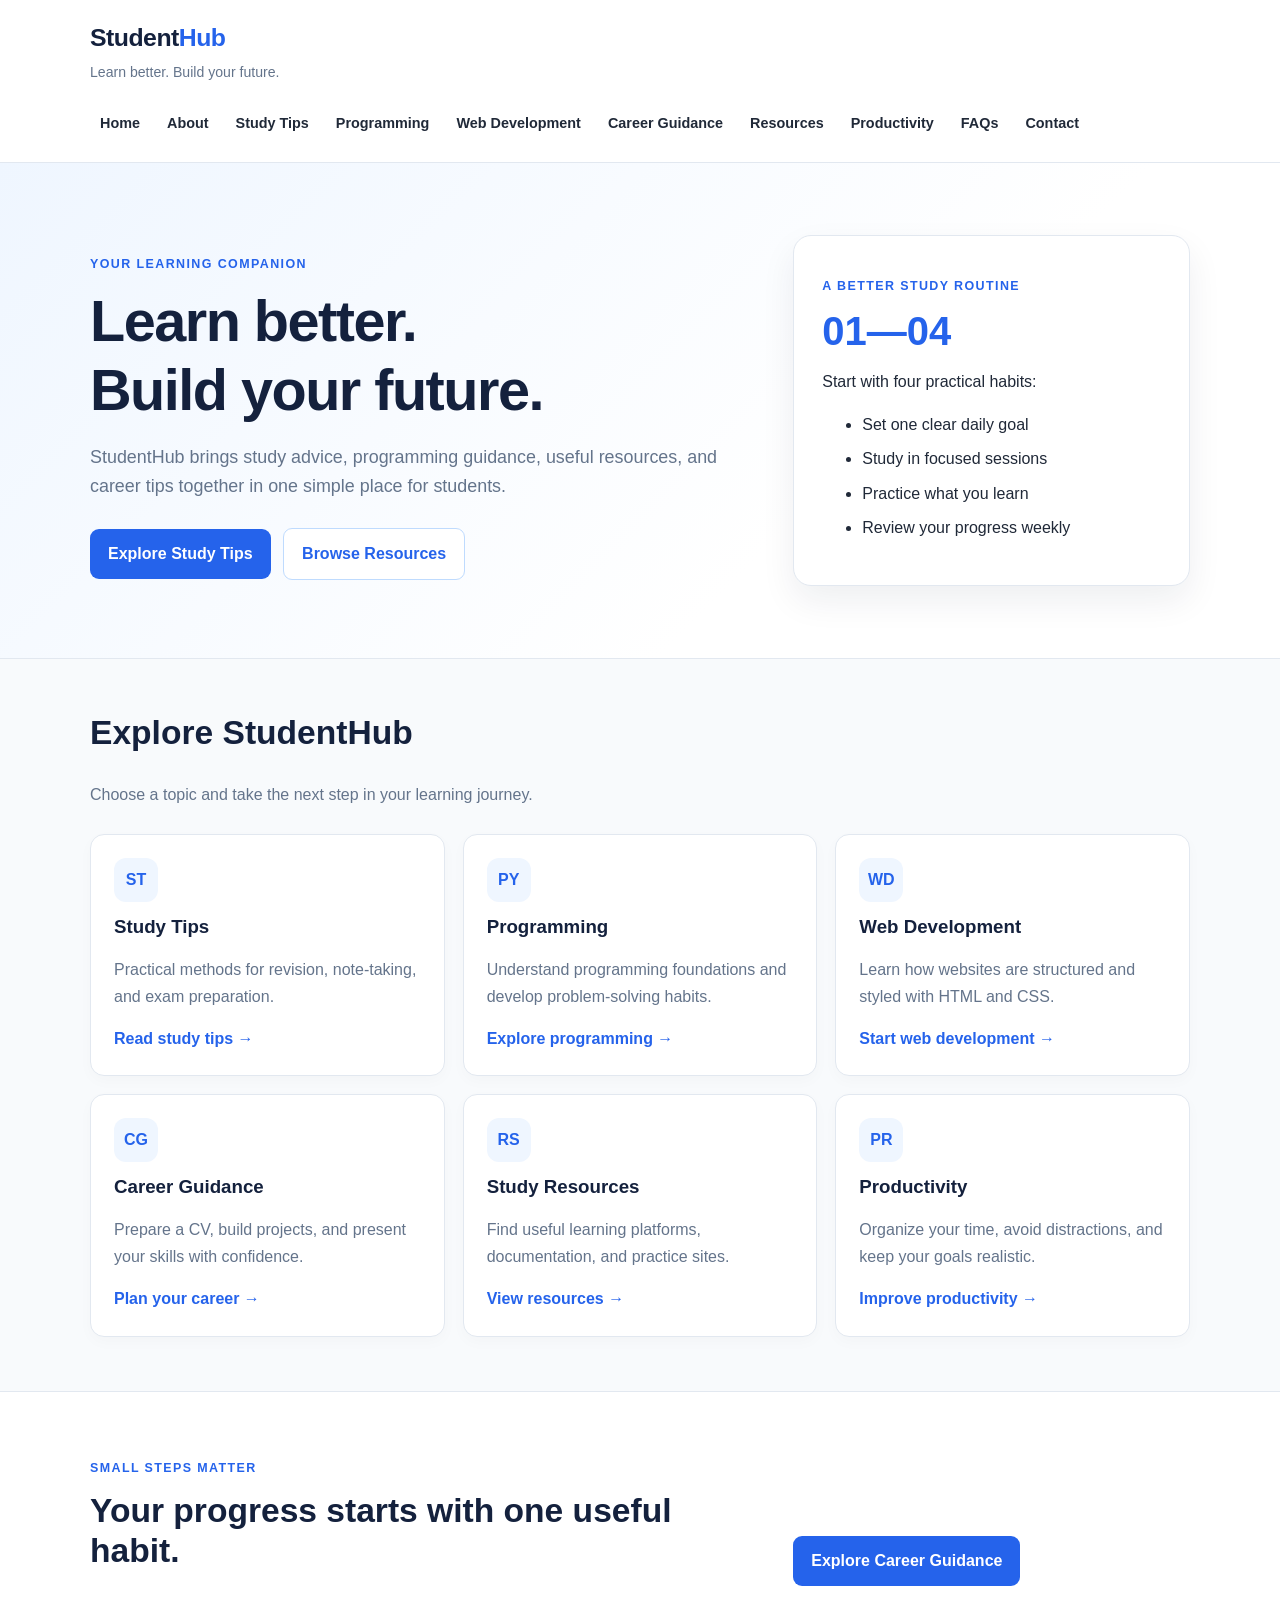
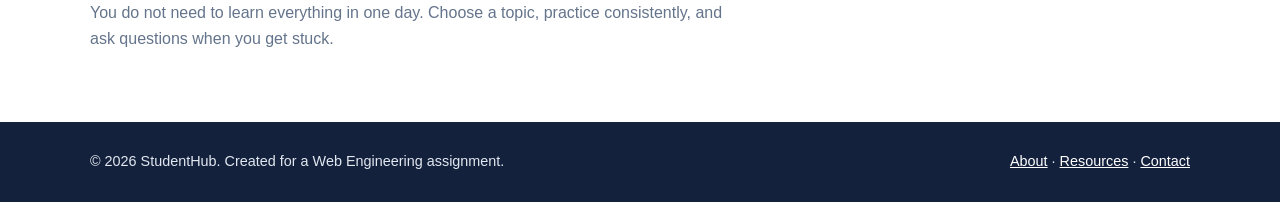
<file: StudentHub/index.html>
<!DOCTYPE html>
<html lang="en">
<head>
  <meta charset="UTF-8">
  <meta name="viewport" content="width=device-width, initial-scale=1.0">
  <meta name="description" content="StudentHub offers study tips, programming guidance, web development introductions, learning resources, and career advice.">
  <title>StudentHub | Learn, Grow, Succeed</title>
  <link rel="stylesheet" href="style.css">
</head>
<body>
  <header class="site-header">
    <div class="container header-inner">
      <div>
        <a class="brand" href="index.html">Student<span>Hub</span></a>
        <p class="tagline">Learn better. Build your future.</p>
      </div>
      <nav aria-label="Main navigation">
      <a href="index.html">Home</a>
      <a href="about.html">About</a>
      <a href="study-tips.html">Study Tips</a>
      <a href="programming.html">Programming</a>
      <a href="web-development.html">Web Development</a>
      <a href="career-guidance.html">Career Guidance</a>
      <a href="resources.html">Resources</a>
      <a href="productivity.html">Productivity</a>
      <a href="faqs.html">FAQs</a>
      <a href="contact.html">Contact</a>
      </nav>
    </div>
  </header>
  <main>

<section class="hero">
  <div class="container hero-grid">
    <div>
      <p class="eyebrow">Your learning companion</p>
      <h1>Learn better.<br>Build your future.</h1>
      <p class="lead">StudentHub brings study advice, programming guidance, useful resources, and career tips together in one simple place for students.</p>
      <a class="button" href="study-tips.html">Explore Study Tips</a>
      <a class="button secondary" href="resources.html">Browse Resources</a>
    </div>
    <aside class="hero-panel">
      <p class="eyebrow">A better study routine</p>
      <div class="big-number">01—04</div>
      <p>Start with four practical habits:</p>
      <ul><li>Set one clear daily goal</li><li>Study in focused sessions</li><li>Practice what you learn</li><li>Review your progress weekly</li></ul>
    </aside>
  </div>
</section>
<section class="section">
  <div class="container">
    <div class="section-heading"><h2>Explore StudentHub</h2><p>Choose a topic and take the next step in your learning journey.</p></div>
    <div class="grid">
      <article class="card"><div class="icon-box">ST</div><h3>Study Tips</h3><p>Practical methods for revision, note-taking, and exam preparation.</p><a class="card-link" href="study-tips.html">Read study tips →</a></article>
      <article class="card"><div class="icon-box">PY</div><h3>Programming</h3><p>Understand programming foundations and develop problem-solving habits.</p><a class="card-link" href="programming.html">Explore programming →</a></article>
      <article class="card"><div class="icon-box">WD</div><h3>Web Development</h3><p>Learn how websites are structured and styled with HTML and CSS.</p><a class="card-link" href="web-development.html">Start web development →</a></article>
      <article class="card"><div class="icon-box">CG</div><h3>Career Guidance</h3><p>Prepare a CV, build projects, and present your skills with confidence.</p><a class="card-link" href="career-guidance.html">Plan your career →</a></article>
      <article class="card"><div class="icon-box">RS</div><h3>Study Resources</h3><p>Find useful learning platforms, documentation, and practice sites.</p><a class="card-link" href="resources.html">View resources →</a></article>
      <article class="card"><div class="icon-box">PR</div><h3>Productivity</h3><p>Organize your time, avoid distractions, and keep your goals realistic.</p><a class="card-link" href="productivity.html">Improve productivity →</a></article>
    </div>
  </div>
</section>
<section class="section" style="background:#fff;border-top:1px solid #e2e8f0">
  <div class="container hero-grid">
    <div><p class="eyebrow">Small steps matter</p><h2>Your progress starts with one useful habit.</h2><p class="muted">You do not need to learn everything in one day. Choose a topic, practice consistently, and ask questions when you get stuck.</p></div>
    <div><a class="button" href="career-guidance.html">Explore Career Guidance</a></div>
  </div>
</section>
  </main>
  <footer class="site-footer">
    <div class="container footer-inner">
      <p>© 2026 StudentHub. Created for a Web Engineering assignment.</p>
      <p><a href="about.html">About</a> · <a href="resources.html">Resources</a> · <a href="contact.html">Contact</a></p>
    </div>
  </footer>
</body>
</html>
</file>
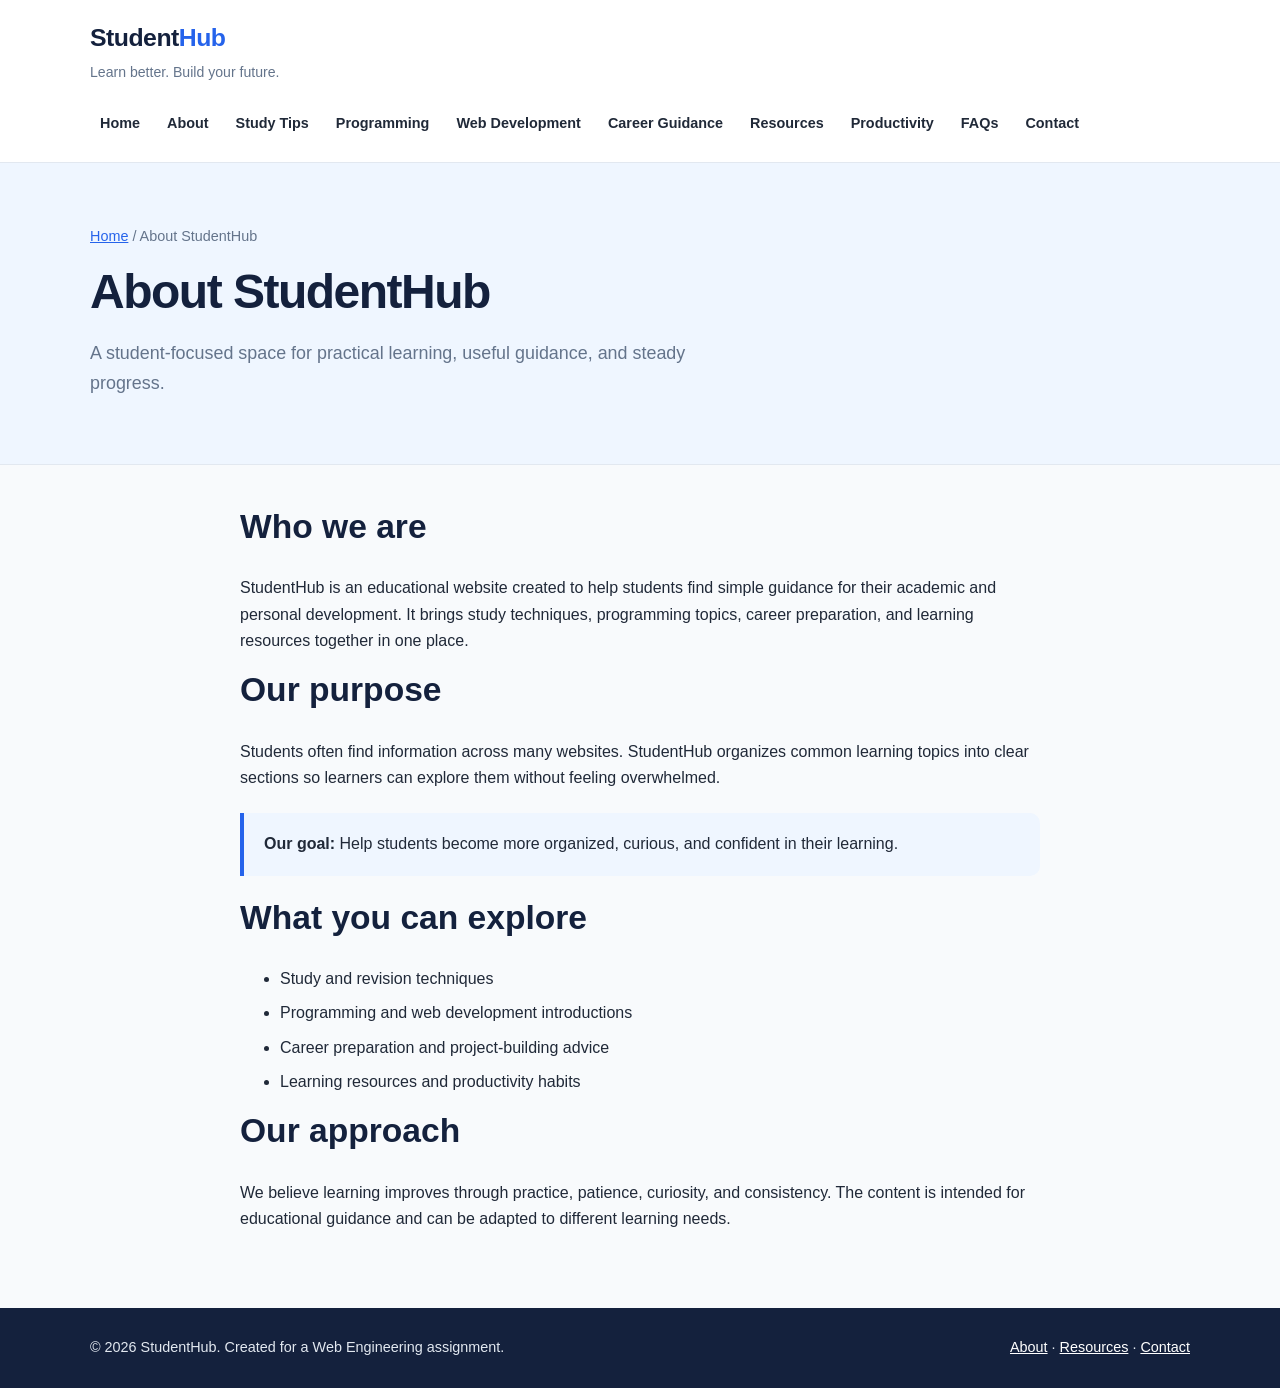
<file: StudentHub/about.html>
<!DOCTYPE html>
<html lang="en">
<head>
  <meta charset="UTF-8">
  <meta name="viewport" content="width=device-width, initial-scale=1.0">
  <meta name="description" content="StudentHub offers study tips, programming guidance, web development introductions, learning resources, and career advice.">
  <title>About | StudentHub</title>
  <link rel="stylesheet" href="style.css">
</head>
<body>
  <header class="site-header">
    <div class="container header-inner">
      <div>
        <a class="brand" href="index.html">Student<span>Hub</span></a>
        <p class="tagline">Learn better. Build your future.</p>
      </div>
      <nav aria-label="Main navigation">
      <a href="index.html">Home</a>
      <a href="about.html">About</a>
      <a href="study-tips.html">Study Tips</a>
      <a href="programming.html">Programming</a>
      <a href="web-development.html">Web Development</a>
      <a href="career-guidance.html">Career Guidance</a>
      <a href="resources.html">Resources</a>
      <a href="productivity.html">Productivity</a>
      <a href="faqs.html">FAQs</a>
      <a href="contact.html">Contact</a>
      </nav>
    </div>
  </header>
  <main>
<section class="page-banner"><div class="container"><p class="breadcrumb"><a href="index.html">Home</a> / About StudentHub</p><h1>About StudentHub</h1><p class="lead">A student-focused space for practical learning, useful guidance, and steady progress.</p></div></section>

<div class="content"><div class="container content-narrow">
<h2>Who we are</h2><p>StudentHub is an educational website created to help students find simple guidance for their academic and personal development. It brings study techniques, programming topics, career preparation, and learning resources together in one place.</p>
<h2>Our purpose</h2><p>Students often find information across many websites. StudentHub organizes common learning topics into clear sections so learners can explore them without feeling overwhelmed.</p>
<div class="callout"><strong>Our goal:</strong> Help students become more organized, curious, and confident in their learning.</div>
<h2>What you can explore</h2><ul><li>Study and revision techniques</li><li>Programming and web development introductions</li><li>Career preparation and project-building advice</li><li>Learning resources and productivity habits</li></ul>
<h2>Our approach</h2><p>We believe learning improves through practice, patience, curiosity, and consistency. The content is intended for educational guidance and can be adapted to different learning needs.</p>
</div></div>
  </main>
  <footer class="site-footer">
    <div class="container footer-inner">
      <p>© 2026 StudentHub. Created for a Web Engineering assignment.</p>
      <p><a href="about.html">About</a> · <a href="resources.html">Resources</a> · <a href="contact.html">Contact</a></p>
    </div>
  </footer>
</body>
</html>
</file>
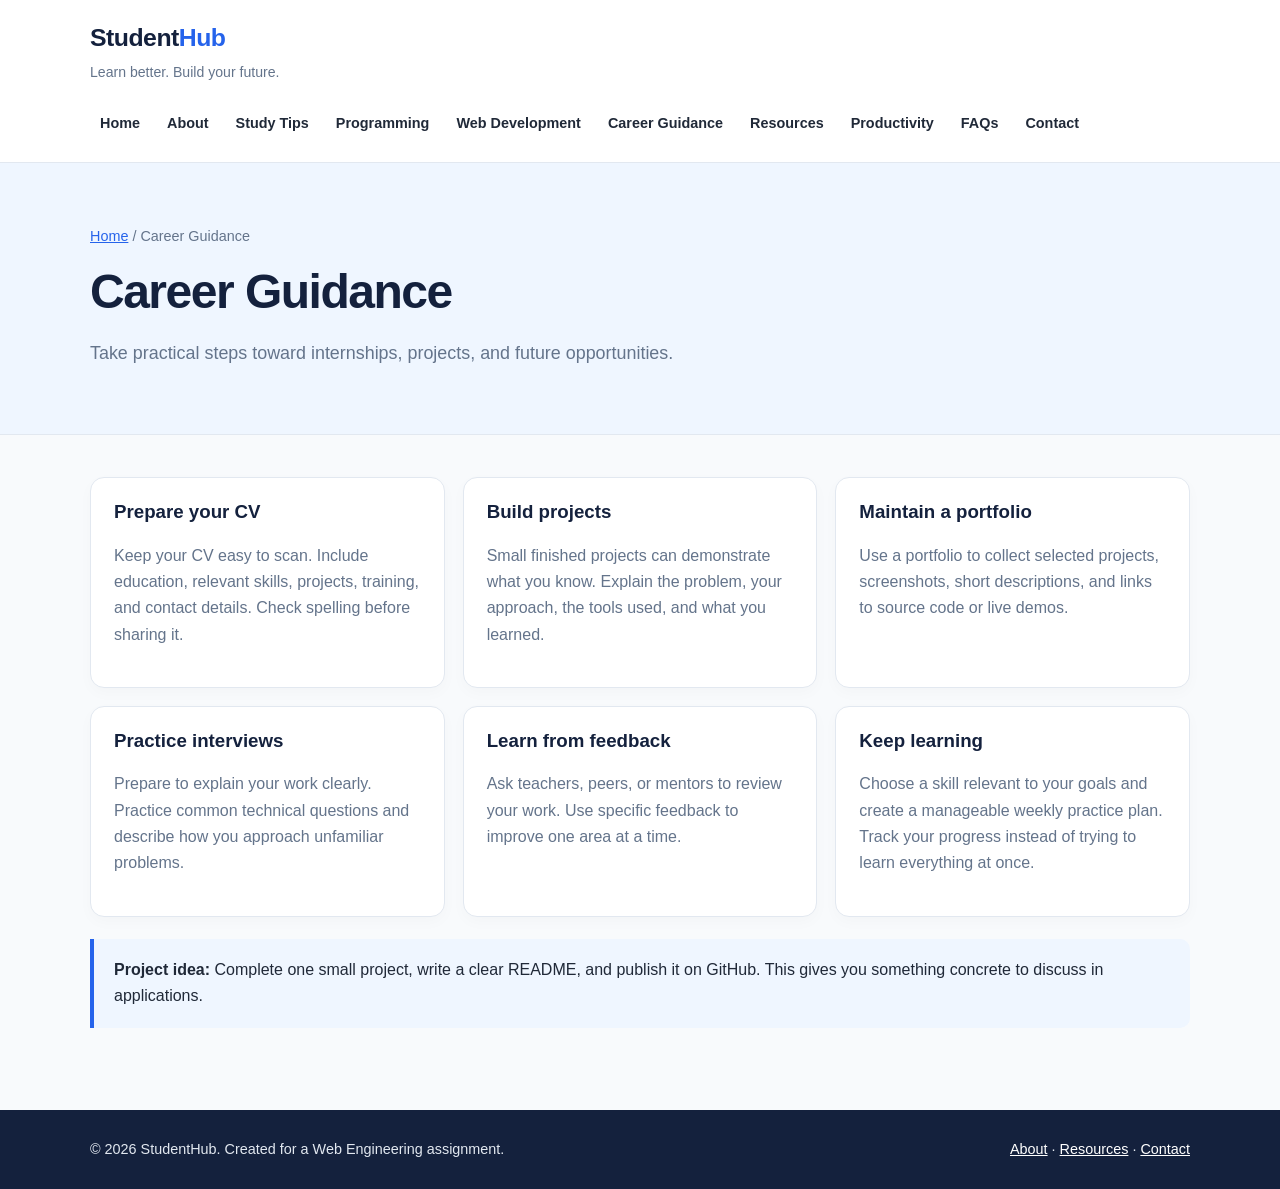
<file: StudentHub/career-guidance.html>
<!DOCTYPE html>
<html lang="en">
<head>
  <meta charset="UTF-8">
  <meta name="viewport" content="width=device-width, initial-scale=1.0">
  <meta name="description" content="StudentHub offers study tips, programming guidance, web development introductions, learning resources, and career advice.">
  <title>Career Guidance | StudentHub</title>
  <link rel="stylesheet" href="style.css">
</head>
<body>
  <header class="site-header">
    <div class="container header-inner">
      <div>
        <a class="brand" href="index.html">Student<span>Hub</span></a>
        <p class="tagline">Learn better. Build your future.</p>
      </div>
      <nav aria-label="Main navigation">
      <a href="index.html">Home</a>
      <a href="about.html">About</a>
      <a href="study-tips.html">Study Tips</a>
      <a href="programming.html">Programming</a>
      <a href="web-development.html">Web Development</a>
      <a href="career-guidance.html">Career Guidance</a>
      <a href="resources.html">Resources</a>
      <a href="productivity.html">Productivity</a>
      <a href="faqs.html">FAQs</a>
      <a href="contact.html">Contact</a>
      </nav>
    </div>
  </header>
  <main>
<section class="page-banner"><div class="container"><p class="breadcrumb"><a href="index.html">Home</a> / Career Guidance</p><h1>Career Guidance</h1><p class="lead">Take practical steps toward internships, projects, and future opportunities.</p></div></section>

<div class="content"><div class="container">
<div class="grid">
<article class="card"><h3>Prepare your CV</h3><p>Keep your CV easy to scan. Include education, relevant skills, projects, training, and contact details. Check spelling before sharing it.</p></article>
<article class="card"><h3>Build projects</h3><p>Small finished projects can demonstrate what you know. Explain the problem, your approach, the tools used, and what you learned.</p></article>
<article class="card"><h3>Maintain a portfolio</h3><p>Use a portfolio to collect selected projects, screenshots, short descriptions, and links to source code or live demos.</p></article>
<article class="card"><h3>Practice interviews</h3><p>Prepare to explain your work clearly. Practice common technical questions and describe how you approach unfamiliar problems.</p></article>
<article class="card"><h3>Learn from feedback</h3><p>Ask teachers, peers, or mentors to review your work. Use specific feedback to improve one area at a time.</p></article>
<article class="card"><h3>Keep learning</h3><p>Choose a skill relevant to your goals and create a manageable weekly practice plan. Track your progress instead of trying to learn everything at once.</p></article>
</div>
<div class="callout"><strong>Project idea:</strong> Complete one small project, write a clear README, and publish it on GitHub. This gives you something concrete to discuss in applications.</div>
</div></div>
  </main>
  <footer class="site-footer">
    <div class="container footer-inner">
      <p>© 2026 StudentHub. Created for a Web Engineering assignment.</p>
      <p><a href="about.html">About</a> · <a href="resources.html">Resources</a> · <a href="contact.html">Contact</a></p>
    </div>
  </footer>
</body>
</html>
</file>
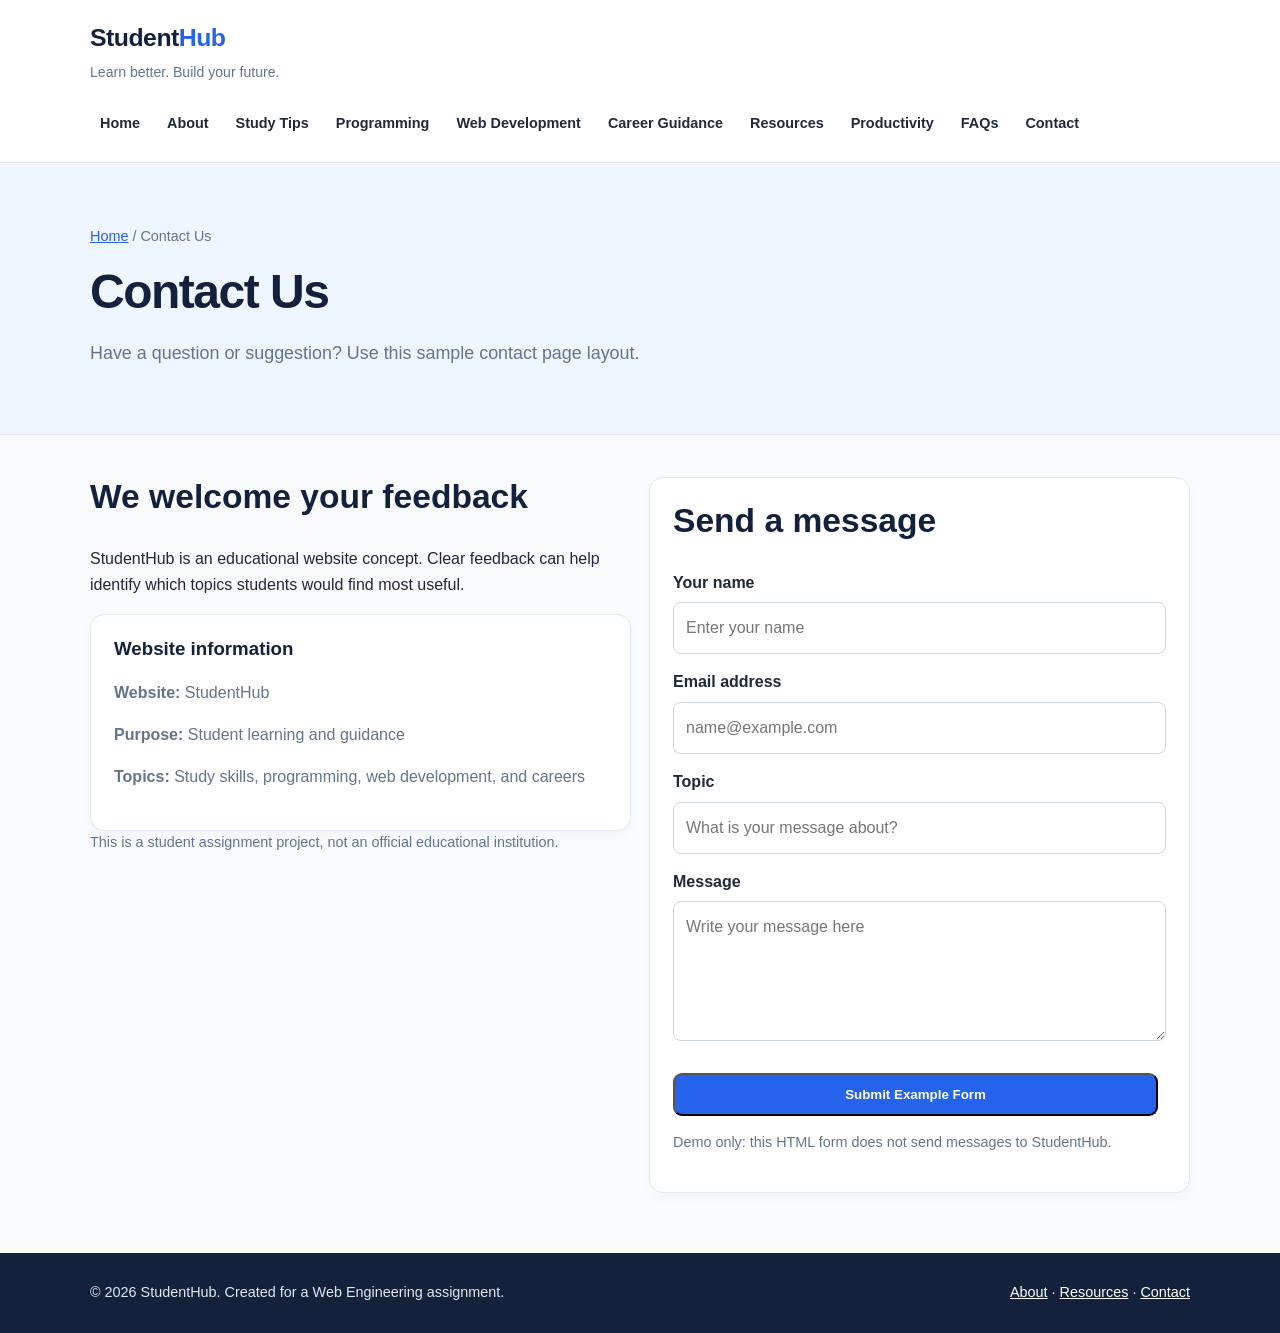
<file: StudentHub/contact.html>
<!DOCTYPE html>
<html lang="en">
<head>
  <meta charset="UTF-8">
  <meta name="viewport" content="width=device-width, initial-scale=1.0">
  <meta name="description" content="StudentHub offers study tips, programming guidance, web development introductions, learning resources, and career advice.">
  <title>Contact | StudentHub</title>
  <link rel="stylesheet" href="style.css">
</head>
<body>
  <header class="site-header">
    <div class="container header-inner">
      <div>
        <a class="brand" href="index.html">Student<span>Hub</span></a>
        <p class="tagline">Learn better. Build your future.</p>
      </div>
      <nav aria-label="Main navigation">
      <a href="index.html">Home</a>
      <a href="about.html">About</a>
      <a href="study-tips.html">Study Tips</a>
      <a href="programming.html">Programming</a>
      <a href="web-development.html">Web Development</a>
      <a href="career-guidance.html">Career Guidance</a>
      <a href="resources.html">Resources</a>
      <a href="productivity.html">Productivity</a>
      <a href="faqs.html">FAQs</a>
      <a href="contact.html">Contact</a>
      </nav>
    </div>
  </header>
  <main>
<section class="page-banner"><div class="container"><p class="breadcrumb"><a href="index.html">Home</a> / Contact Us</p><h1>Contact Us</h1><p class="lead">Have a question or suggestion? Use this sample contact page layout.</p></div></section>

<div class="content"><div class="container grid two">
<section><h2>We welcome your feedback</h2><p>StudentHub is an educational website concept. Clear feedback can help identify which topics students would find most useful.</p><div class="card"><h3>Website information</h3><p><strong>Website:</strong> StudentHub</p><p><strong>Purpose:</strong> Student learning and guidance</p><p><strong>Topics:</strong> Study skills, programming, web development, and careers</p></div><p class="note">This is a student assignment project, not an official educational institution.</p></section>
<section class="card"><h2>Send a message</h2>
<form class="contact-form" action="#" method="get">
<div><label for="name">Your name</label><input id="name" name="name" type="text" placeholder="Enter your name"></div>
<div><label for="email">Email address</label><input id="email" name="email" type="email" placeholder="name@example.com"></div>
<div><label for="topic">Topic</label><input id="topic" name="topic" type="text" placeholder="What is your message about?"></div>
<div><label for="message">Message</label><textarea id="message" name="message" placeholder="Write your message here"></textarea></div>
<button class="button" type="submit">Submit Example Form</button>
<p class="note">Demo only: this HTML form does not send messages to StudentHub.</p>
</form></section>
</div></div>
  </main>
  <footer class="site-footer">
    <div class="container footer-inner">
      <p>© 2026 StudentHub. Created for a Web Engineering assignment.</p>
      <p><a href="about.html">About</a> · <a href="resources.html">Resources</a> · <a href="contact.html">Contact</a></p>
    </div>
  </footer>
</body>
</html>
</file>
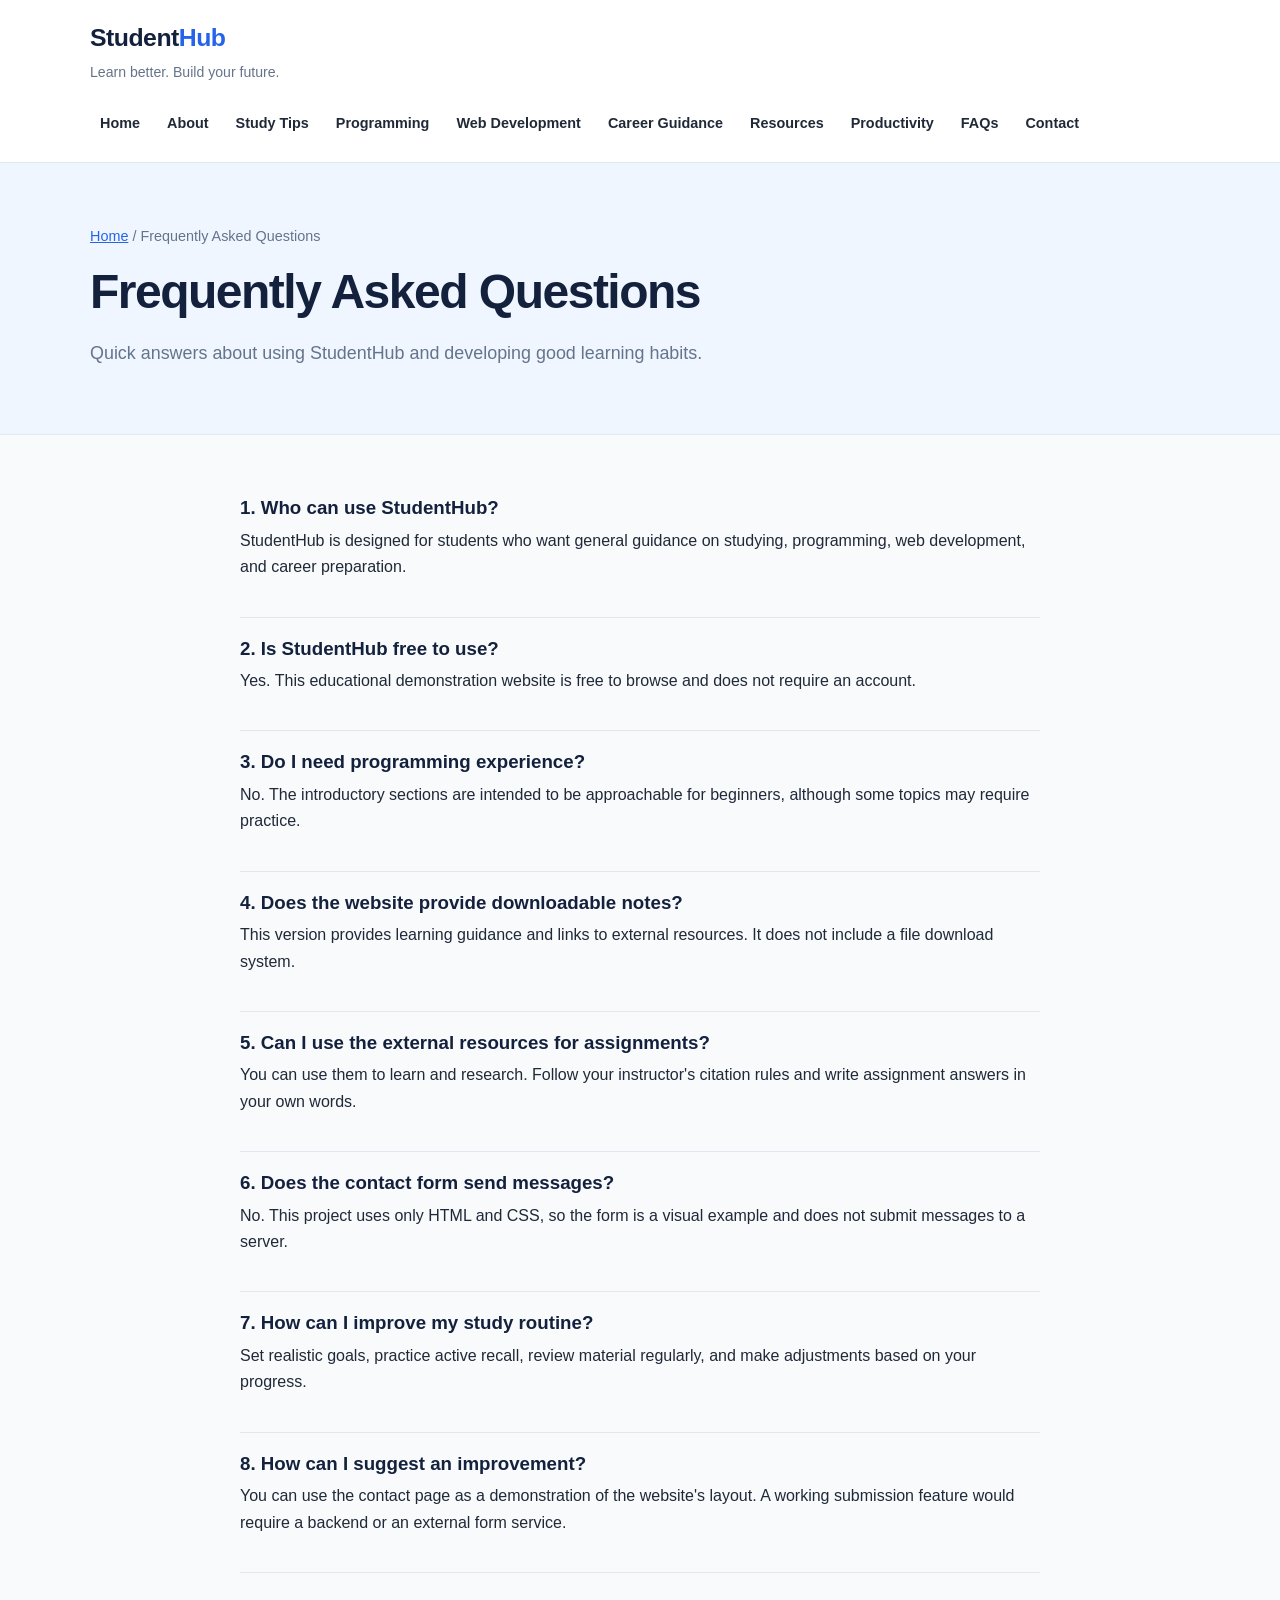
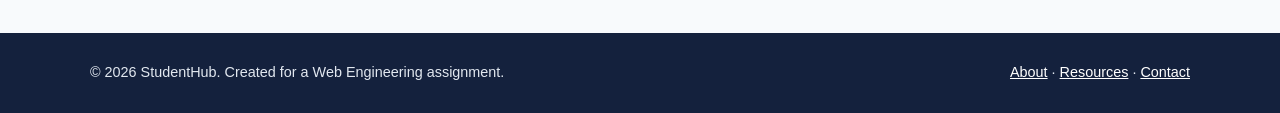
<file: StudentHub/faqs.html>
<!DOCTYPE html>
<html lang="en">
<head>
  <meta charset="UTF-8">
  <meta name="viewport" content="width=device-width, initial-scale=1.0">
  <meta name="description" content="StudentHub offers study tips, programming guidance, web development introductions, learning resources, and career advice.">
  <title>FAQs | StudentHub</title>
  <link rel="stylesheet" href="style.css">
</head>
<body>
  <header class="site-header">
    <div class="container header-inner">
      <div>
        <a class="brand" href="index.html">Student<span>Hub</span></a>
        <p class="tagline">Learn better. Build your future.</p>
      </div>
      <nav aria-label="Main navigation">
      <a href="index.html">Home</a>
      <a href="about.html">About</a>
      <a href="study-tips.html">Study Tips</a>
      <a href="programming.html">Programming</a>
      <a href="web-development.html">Web Development</a>
      <a href="career-guidance.html">Career Guidance</a>
      <a href="resources.html">Resources</a>
      <a href="productivity.html">Productivity</a>
      <a href="faqs.html">FAQs</a>
      <a href="contact.html">Contact</a>
      </nav>
    </div>
  </header>
  <main>
<section class="page-banner"><div class="container"><p class="breadcrumb"><a href="index.html">Home</a> / Frequently Asked Questions</p><h1>Frequently Asked Questions</h1><p class="lead">Quick answers about using StudentHub and developing good learning habits.</p></div></section>

<div class="content"><div class="container content-narrow">
<div class="faq-item"><h3>1. Who can use StudentHub?</h3><p>StudentHub is designed for students who want general guidance on studying, programming, web development, and career preparation.</p></div>
<div class="faq-item"><h3>2. Is StudentHub free to use?</h3><p>Yes. This educational demonstration website is free to browse and does not require an account.</p></div>
<div class="faq-item"><h3>3. Do I need programming experience?</h3><p>No. The introductory sections are intended to be approachable for beginners, although some topics may require practice.</p></div>
<div class="faq-item"><h3>4. Does the website provide downloadable notes?</h3><p>This version provides learning guidance and links to external resources. It does not include a file download system.</p></div>
<div class="faq-item"><h3>5. Can I use the external resources for assignments?</h3><p>You can use them to learn and research. Follow your instructor's citation rules and write assignment answers in your own words.</p></div>
<div class="faq-item"><h3>6. Does the contact form send messages?</h3><p>No. This project uses only HTML and CSS, so the form is a visual example and does not submit messages to a server.</p></div>
<div class="faq-item"><h3>7. How can I improve my study routine?</h3><p>Set realistic goals, practice active recall, review material regularly, and make adjustments based on your progress.</p></div>
<div class="faq-item"><h3>8. How can I suggest an improvement?</h3><p>You can use the contact page as a demonstration of the website's layout. A working submission feature would require a backend or an external form service.</p></div>
</div></div>
  </main>
  <footer class="site-footer">
    <div class="container footer-inner">
      <p>© 2026 StudentHub. Created for a Web Engineering assignment.</p>
      <p><a href="about.html">About</a> · <a href="resources.html">Resources</a> · <a href="contact.html">Contact</a></p>
    </div>
  </footer>
</body>
</html>
</file>
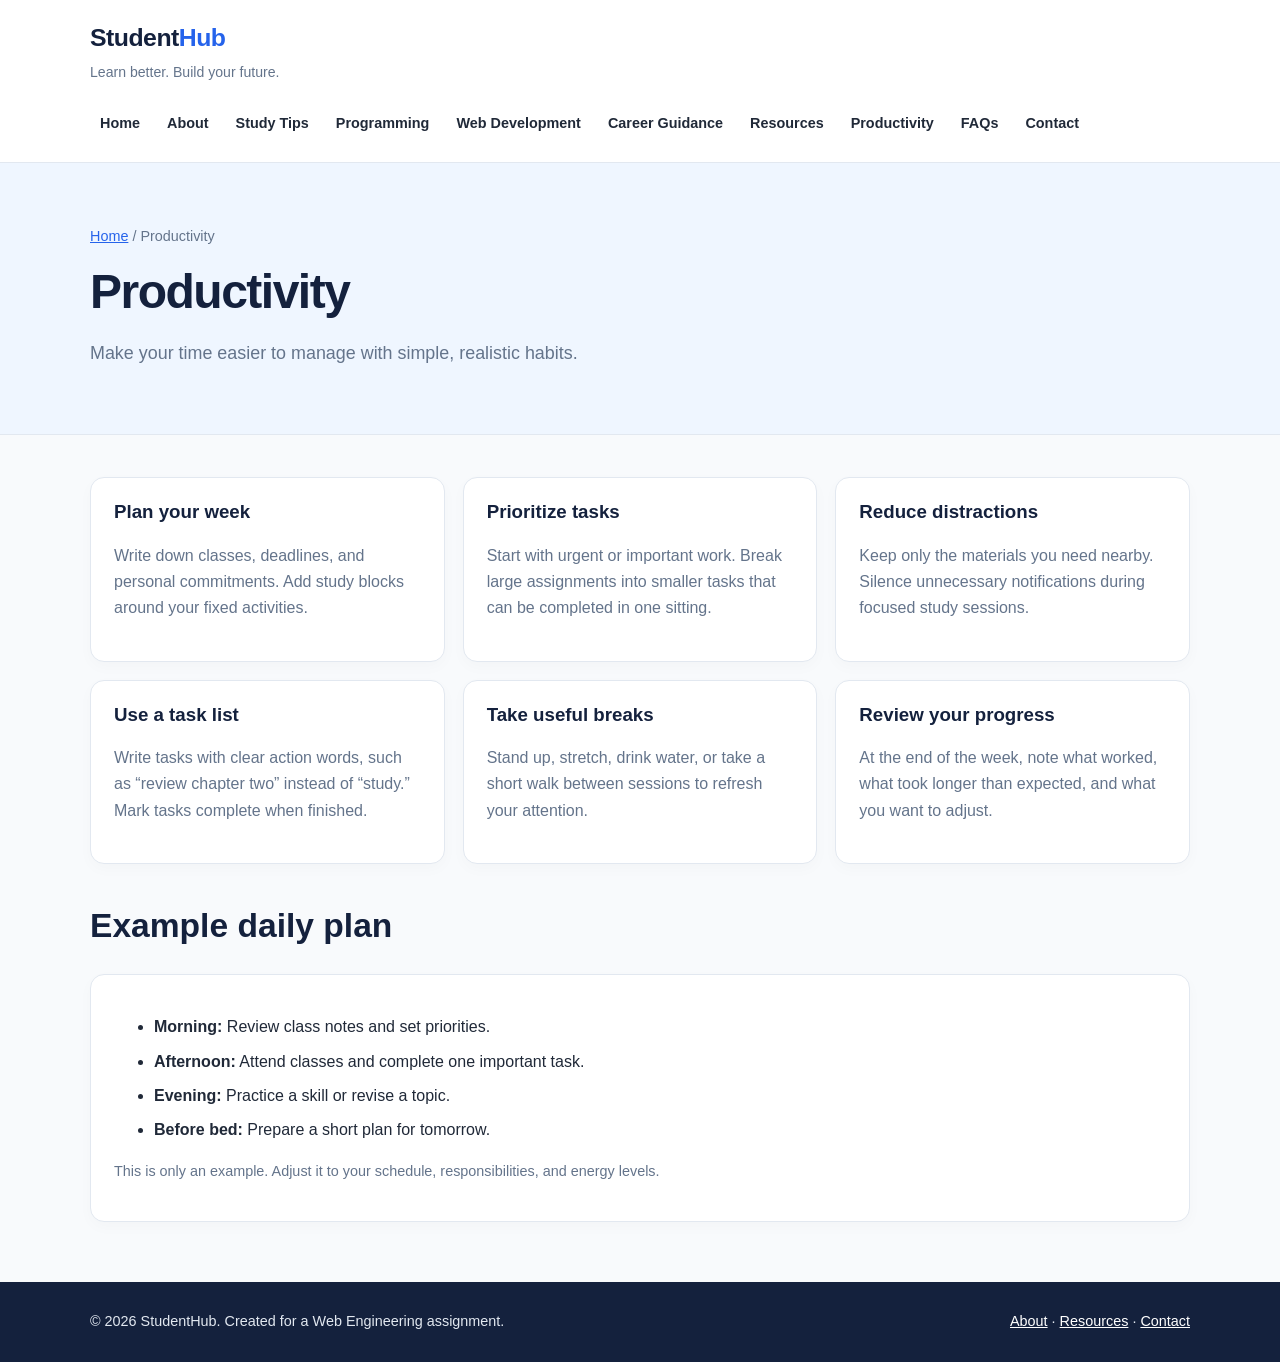
<file: StudentHub/productivity.html>
<!DOCTYPE html>
<html lang="en">
<head>
  <meta charset="UTF-8">
  <meta name="viewport" content="width=device-width, initial-scale=1.0">
  <meta name="description" content="StudentHub offers study tips, programming guidance, web development introductions, learning resources, and career advice.">
  <title>Productivity | StudentHub</title>
  <link rel="stylesheet" href="style.css">
</head>
<body>
  <header class="site-header">
    <div class="container header-inner">
      <div>
        <a class="brand" href="index.html">Student<span>Hub</span></a>
        <p class="tagline">Learn better. Build your future.</p>
      </div>
      <nav aria-label="Main navigation">
      <a href="index.html">Home</a>
      <a href="about.html">About</a>
      <a href="study-tips.html">Study Tips</a>
      <a href="programming.html">Programming</a>
      <a href="web-development.html">Web Development</a>
      <a href="career-guidance.html">Career Guidance</a>
      <a href="resources.html">Resources</a>
      <a href="productivity.html">Productivity</a>
      <a href="faqs.html">FAQs</a>
      <a href="contact.html">Contact</a>
      </nav>
    </div>
  </header>
  <main>
<section class="page-banner"><div class="container"><p class="breadcrumb"><a href="index.html">Home</a> / Productivity</p><h1>Productivity</h1><p class="lead">Make your time easier to manage with simple, realistic habits.</p></div></section>

<div class="content"><div class="container">
<div class="grid">
<article class="card"><h3>Plan your week</h3><p>Write down classes, deadlines, and personal commitments. Add study blocks around your fixed activities.</p></article>
<article class="card"><h3>Prioritize tasks</h3><p>Start with urgent or important work. Break large assignments into smaller tasks that can be completed in one sitting.</p></article>
<article class="card"><h3>Reduce distractions</h3><p>Keep only the materials you need nearby. Silence unnecessary notifications during focused study sessions.</p></article>
<article class="card"><h3>Use a task list</h3><p>Write tasks with clear action words, such as “review chapter two” instead of “study.” Mark tasks complete when finished.</p></article>
<article class="card"><h3>Take useful breaks</h3><p>Stand up, stretch, drink water, or take a short walk between sessions to refresh your attention.</p></article>
<article class="card"><h3>Review your progress</h3><p>At the end of the week, note what worked, what took longer than expected, and what you want to adjust.</p></article>
</div>
<h2 style="margin-top:42px">Example daily plan</h2>
<div class="card"><ul><li><strong>Morning:</strong> Review class notes and set priorities.</li><li><strong>Afternoon:</strong> Attend classes and complete one important task.</li><li><strong>Evening:</strong> Practice a skill or revise a topic.</li><li><strong>Before bed:</strong> Prepare a short plan for tomorrow.</li></ul><p class="note">This is only an example. Adjust it to your schedule, responsibilities, and energy levels.</p></div>
</div></div>
  </main>
  <footer class="site-footer">
    <div class="container footer-inner">
      <p>© 2026 StudentHub. Created for a Web Engineering assignment.</p>
      <p><a href="about.html">About</a> · <a href="resources.html">Resources</a> · <a href="contact.html">Contact</a></p>
    </div>
  </footer>
</body>
</html>
</file>
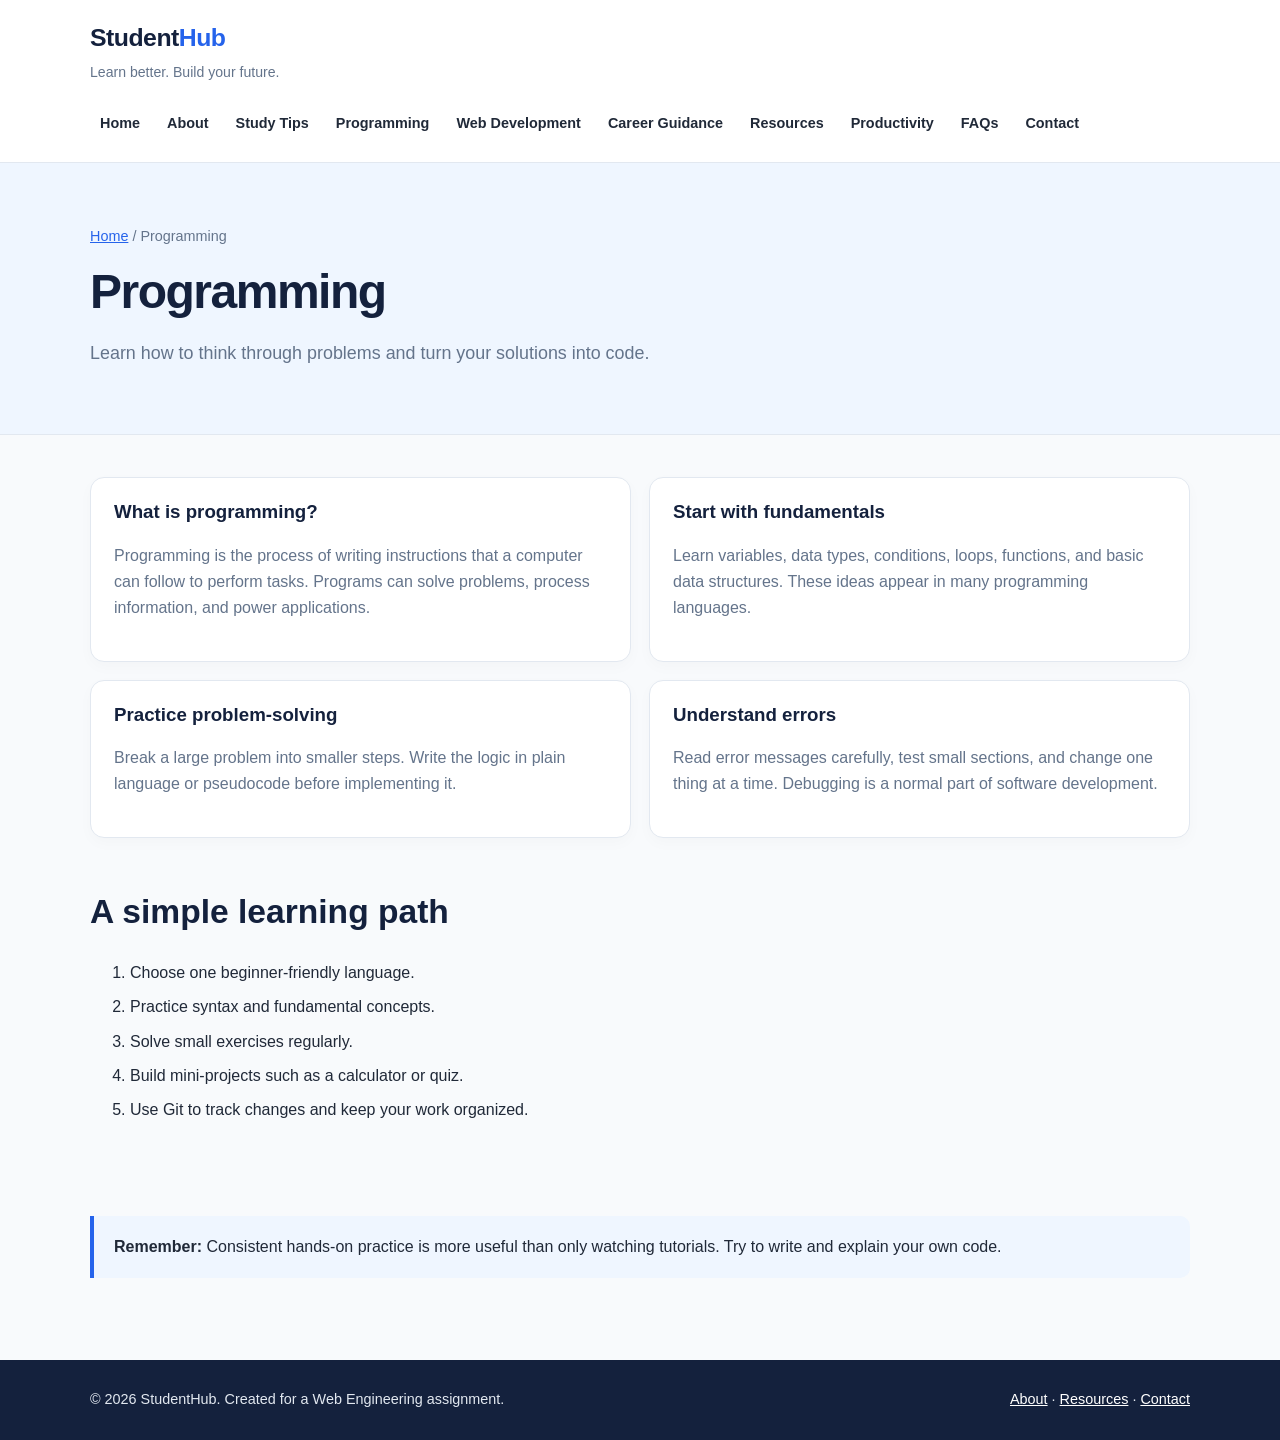
<file: StudentHub/programming.html>
<!DOCTYPE html>
<html lang="en">
<head>
  <meta charset="UTF-8">
  <meta name="viewport" content="width=device-width, initial-scale=1.0">
  <meta name="description" content="StudentHub offers study tips, programming guidance, web development introductions, learning resources, and career advice.">
  <title>Programming | StudentHub</title>
  <link rel="stylesheet" href="style.css">
</head>
<body>
  <header class="site-header">
    <div class="container header-inner">
      <div>
        <a class="brand" href="index.html">Student<span>Hub</span></a>
        <p class="tagline">Learn better. Build your future.</p>
      </div>
      <nav aria-label="Main navigation">
      <a href="index.html">Home</a>
      <a href="about.html">About</a>
      <a href="study-tips.html">Study Tips</a>
      <a href="programming.html">Programming</a>
      <a href="web-development.html">Web Development</a>
      <a href="career-guidance.html">Career Guidance</a>
      <a href="resources.html">Resources</a>
      <a href="productivity.html">Productivity</a>
      <a href="faqs.html">FAQs</a>
      <a href="contact.html">Contact</a>
      </nav>
    </div>
  </header>
  <main>
<section class="page-banner"><div class="container"><p class="breadcrumb"><a href="index.html">Home</a> / Programming</p><h1>Programming</h1><p class="lead">Learn how to think through problems and turn your solutions into code.</p></div></section>

<div class="content"><div class="container">
<div class="grid two">
<article class="card"><h3>What is programming?</h3><p>Programming is the process of writing instructions that a computer can follow to perform tasks. Programs can solve problems, process information, and power applications.</p></article>
<article class="card"><h3>Start with fundamentals</h3><p>Learn variables, data types, conditions, loops, functions, and basic data structures. These ideas appear in many programming languages.</p></article>
<article class="card"><h3>Practice problem-solving</h3><p>Break a large problem into smaller steps. Write the logic in plain language or pseudocode before implementing it.</p></article>
<article class="card"><h3>Understand errors</h3><p>Read error messages carefully, test small sections, and change one thing at a time. Debugging is a normal part of software development.</p></article>
</div>
<section class="section"><h2>A simple learning path</h2><ol><li>Choose one beginner-friendly language.</li><li>Practice syntax and fundamental concepts.</li><li>Solve small exercises regularly.</li><li>Build mini-projects such as a calculator or quiz.</li><li>Use Git to track changes and keep your work organized.</li></ol></section>
<div class="callout"><strong>Remember:</strong> Consistent hands-on practice is more useful than only watching tutorials. Try to write and explain your own code.</div>
</div></div>
  </main>
  <footer class="site-footer">
    <div class="container footer-inner">
      <p>© 2026 StudentHub. Created for a Web Engineering assignment.</p>
      <p><a href="about.html">About</a> · <a href="resources.html">Resources</a> · <a href="contact.html">Contact</a></p>
    </div>
  </footer>
</body>
</html>
</file>
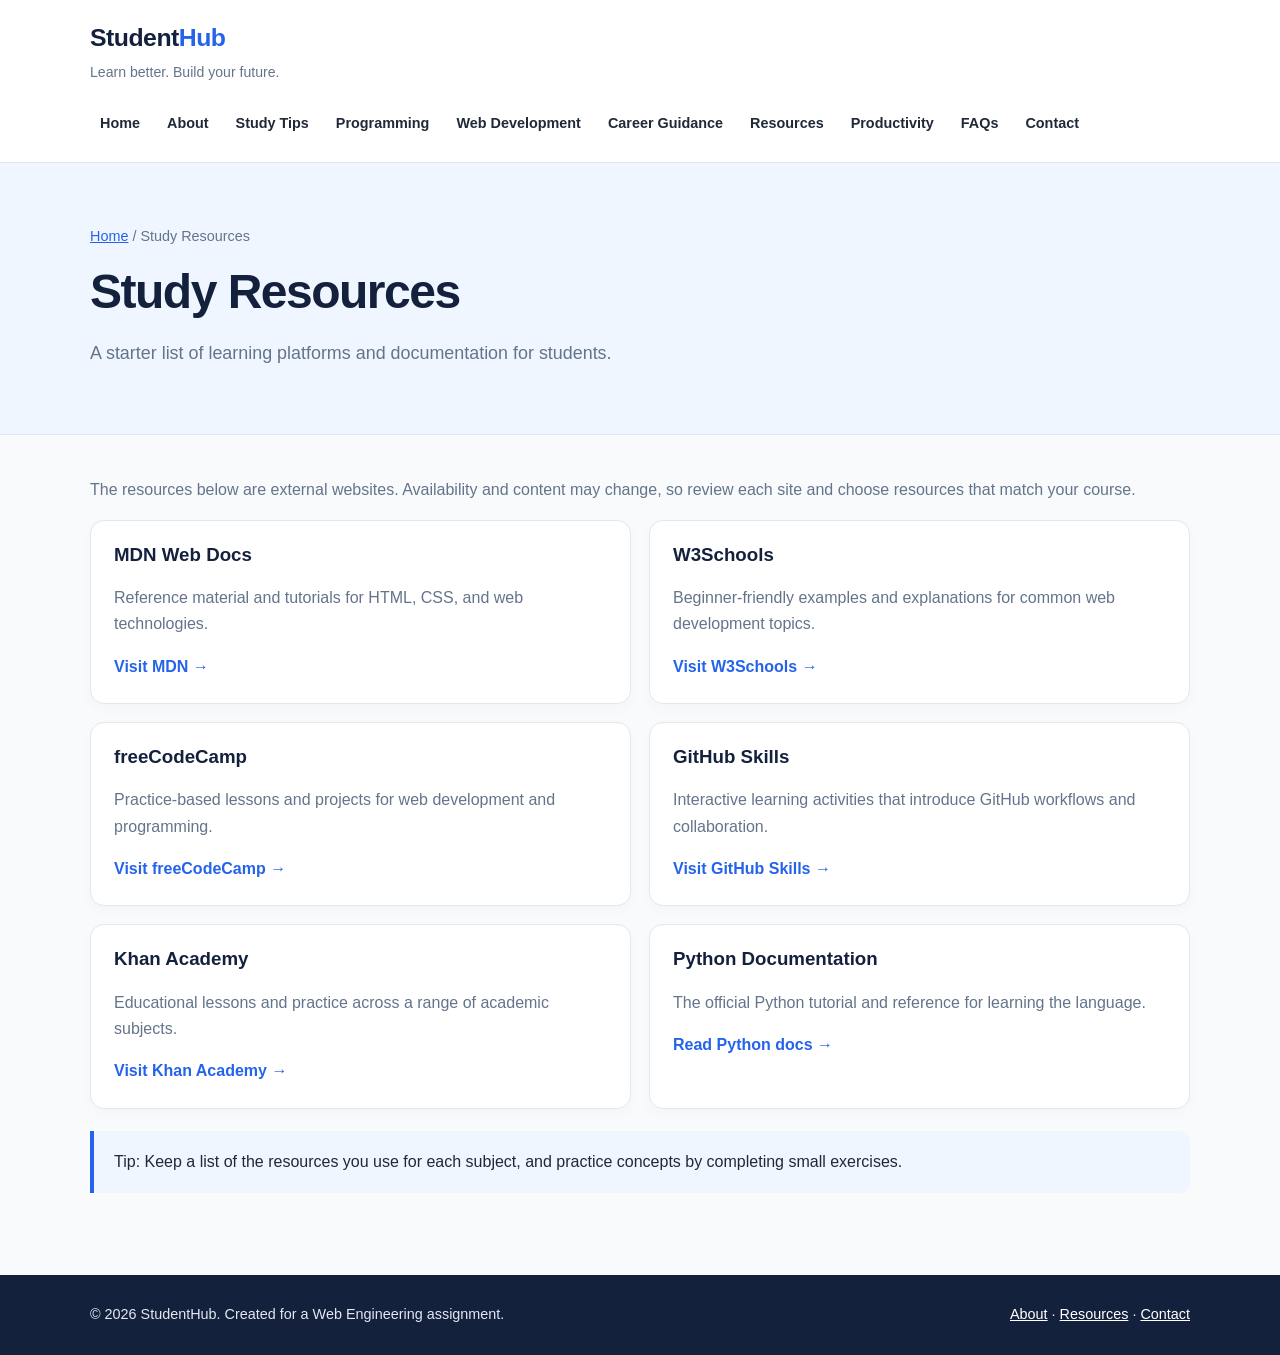
<file: StudentHub/resources.html>
<!DOCTYPE html>
<html lang="en">
<head>
  <meta charset="UTF-8">
  <meta name="viewport" content="width=device-width, initial-scale=1.0">
  <meta name="description" content="StudentHub offers study tips, programming guidance, web development introductions, learning resources, and career advice.">
  <title>Study Resources | StudentHub</title>
  <link rel="stylesheet" href="style.css">
</head>
<body>
  <header class="site-header">
    <div class="container header-inner">
      <div>
        <a class="brand" href="index.html">Student<span>Hub</span></a>
        <p class="tagline">Learn better. Build your future.</p>
      </div>
      <nav aria-label="Main navigation">
      <a href="index.html">Home</a>
      <a href="about.html">About</a>
      <a href="study-tips.html">Study Tips</a>
      <a href="programming.html">Programming</a>
      <a href="web-development.html">Web Development</a>
      <a href="career-guidance.html">Career Guidance</a>
      <a href="resources.html">Resources</a>
      <a href="productivity.html">Productivity</a>
      <a href="faqs.html">FAQs</a>
      <a href="contact.html">Contact</a>
      </nav>
    </div>
  </header>
  <main>
<section class="page-banner"><div class="container"><p class="breadcrumb"><a href="index.html">Home</a> / Study Resources</p><h1>Study Resources</h1><p class="lead">A starter list of learning platforms and documentation for students.</p></div></section>

<div class="content"><div class="container">
<p class="muted">The resources below are external websites. Availability and content may change, so review each site and choose resources that match your course.</p>
<div class="grid two">
<article class="card"><h3>MDN Web Docs</h3><p>Reference material and tutorials for HTML, CSS, and web technologies.</p><a class="card-link" href="https://developer.mozilla.org/" target="_blank" rel="noopener noreferrer">Visit MDN →</a></article>
<article class="card"><h3>W3Schools</h3><p>Beginner-friendly examples and explanations for common web development topics.</p><a class="card-link" href="https://www.w3schools.com/" target="_blank" rel="noopener noreferrer">Visit W3Schools →</a></article>
<article class="card"><h3>freeCodeCamp</h3><p>Practice-based lessons and projects for web development and programming.</p><a class="card-link" href="https://www.freecodecamp.org/" target="_blank" rel="noopener noreferrer">Visit freeCodeCamp →</a></article>
<article class="card"><h3>GitHub Skills</h3><p>Interactive learning activities that introduce GitHub workflows and collaboration.</p><a class="card-link" href="https://skills.github.com/" target="_blank" rel="noopener noreferrer">Visit GitHub Skills →</a></article>
<article class="card"><h3>Khan Academy</h3><p>Educational lessons and practice across a range of academic subjects.</p><a class="card-link" href="https://www.khanacademy.org/" target="_blank" rel="noopener noreferrer">Visit Khan Academy →</a></article>
<article class="card"><h3>Python Documentation</h3><p>The official Python tutorial and reference for learning the language.</p><a class="card-link" href="https://docs.python.org/3/tutorial/" target="_blank" rel="noopener noreferrer">Read Python docs →</a></article>
</div>
<div class="callout">Tip: Keep a list of the resources you use for each subject, and practice concepts by completing small exercises.</div>
</div></div>
  </main>
  <footer class="site-footer">
    <div class="container footer-inner">
      <p>© 2026 StudentHub. Created for a Web Engineering assignment.</p>
      <p><a href="about.html">About</a> · <a href="resources.html">Resources</a> · <a href="contact.html">Contact</a></p>
    </div>
  </footer>
</body>
</html>
</file>
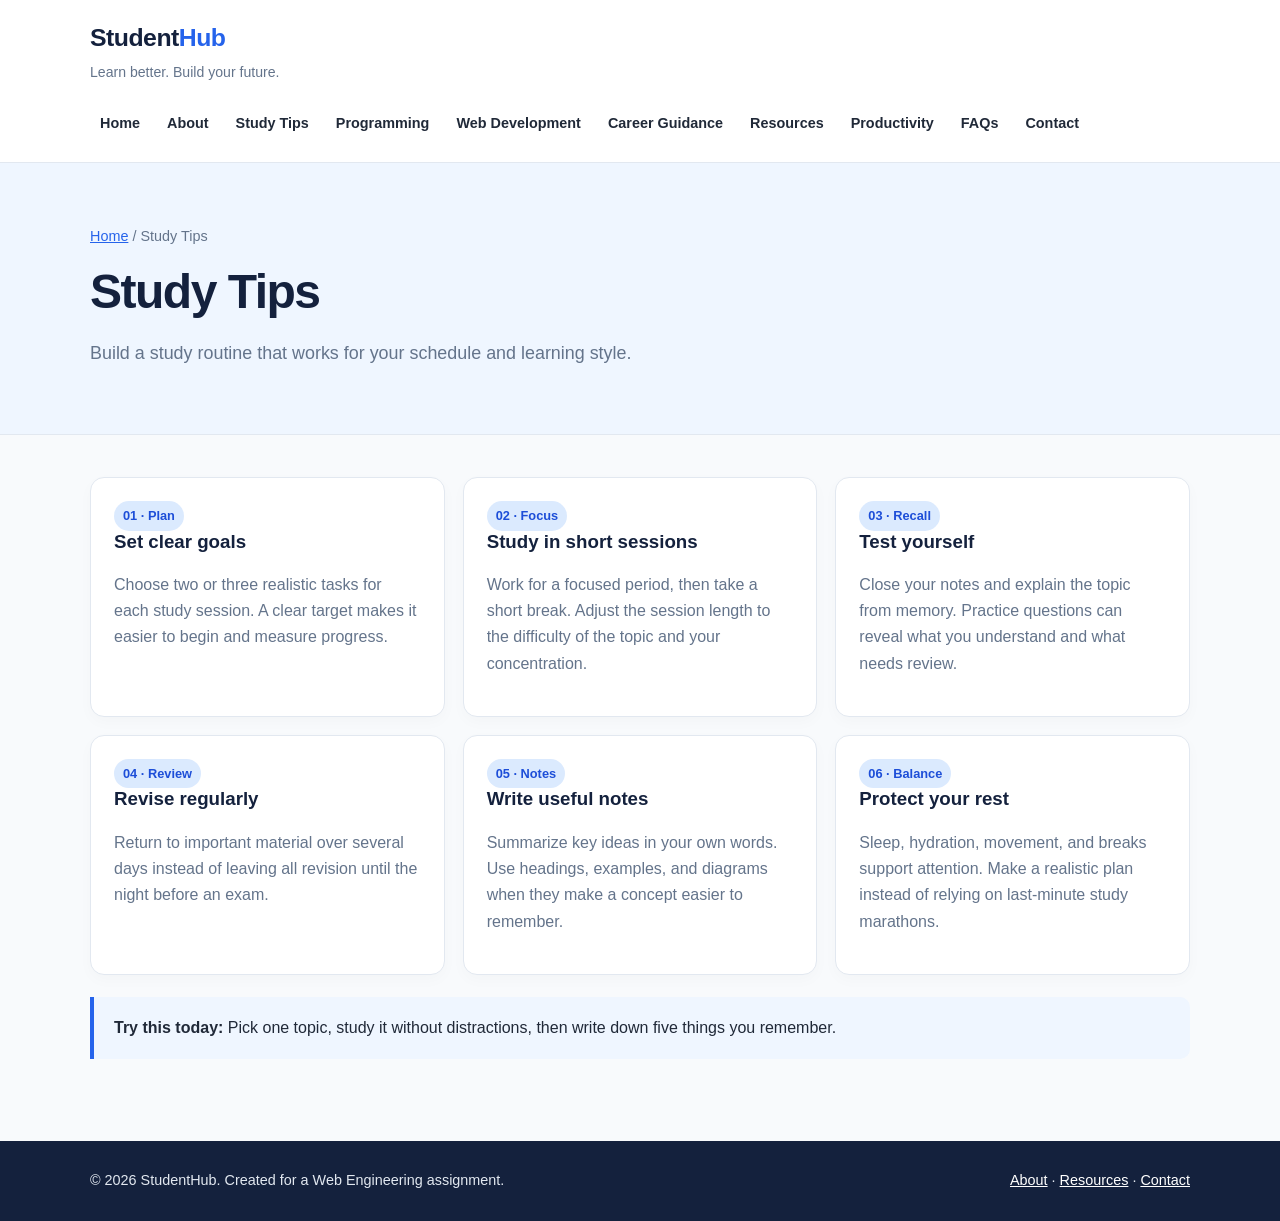
<file: StudentHub/study-tips.html>
<!DOCTYPE html>
<html lang="en">
<head>
  <meta charset="UTF-8">
  <meta name="viewport" content="width=device-width, initial-scale=1.0">
  <meta name="description" content="StudentHub offers study tips, programming guidance, web development introductions, learning resources, and career advice.">
  <title>Study Tips | StudentHub</title>
  <link rel="stylesheet" href="style.css">
</head>
<body>
  <header class="site-header">
    <div class="container header-inner">
      <div>
        <a class="brand" href="index.html">Student<span>Hub</span></a>
        <p class="tagline">Learn better. Build your future.</p>
      </div>
      <nav aria-label="Main navigation">
      <a href="index.html">Home</a>
      <a href="about.html">About</a>
      <a href="study-tips.html">Study Tips</a>
      <a href="programming.html">Programming</a>
      <a href="web-development.html">Web Development</a>
      <a href="career-guidance.html">Career Guidance</a>
      <a href="resources.html">Resources</a>
      <a href="productivity.html">Productivity</a>
      <a href="faqs.html">FAQs</a>
      <a href="contact.html">Contact</a>
      </nav>
    </div>
  </header>
  <main>
<section class="page-banner"><div class="container"><p class="breadcrumb"><a href="index.html">Home</a> / Study Tips</p><h1>Study Tips</h1><p class="lead">Build a study routine that works for your schedule and learning style.</p></div></section>

<div class="content"><div class="container">
<div class="grid">
<article class="card"><span class="pill">01 · Plan</span><h3>Set clear goals</h3><p>Choose two or three realistic tasks for each study session. A clear target makes it easier to begin and measure progress.</p></article>
<article class="card"><span class="pill">02 · Focus</span><h3>Study in short sessions</h3><p>Work for a focused period, then take a short break. Adjust the session length to the difficulty of the topic and your concentration.</p></article>
<article class="card"><span class="pill">03 · Recall</span><h3>Test yourself</h3><p>Close your notes and explain the topic from memory. Practice questions can reveal what you understand and what needs review.</p></article>
<article class="card"><span class="pill">04 · Review</span><h3>Revise regularly</h3><p>Return to important material over several days instead of leaving all revision until the night before an exam.</p></article>
<article class="card"><span class="pill">05 · Notes</span><h3>Write useful notes</h3><p>Summarize key ideas in your own words. Use headings, examples, and diagrams when they make a concept easier to remember.</p></article>
<article class="card"><span class="pill">06 · Balance</span><h3>Protect your rest</h3><p>Sleep, hydration, movement, and breaks support attention. Make a realistic plan instead of relying on last-minute study marathons.</p></article>
</div>
<div class="callout"><strong>Try this today:</strong> Pick one topic, study it without distractions, then write down five things you remember.</div>
</div></div>
  </main>
  <footer class="site-footer">
    <div class="container footer-inner">
      <p>© 2026 StudentHub. Created for a Web Engineering assignment.</p>
      <p><a href="about.html">About</a> · <a href="resources.html">Resources</a> · <a href="contact.html">Contact</a></p>
    </div>
  </footer>
</body>
</html>
</file>
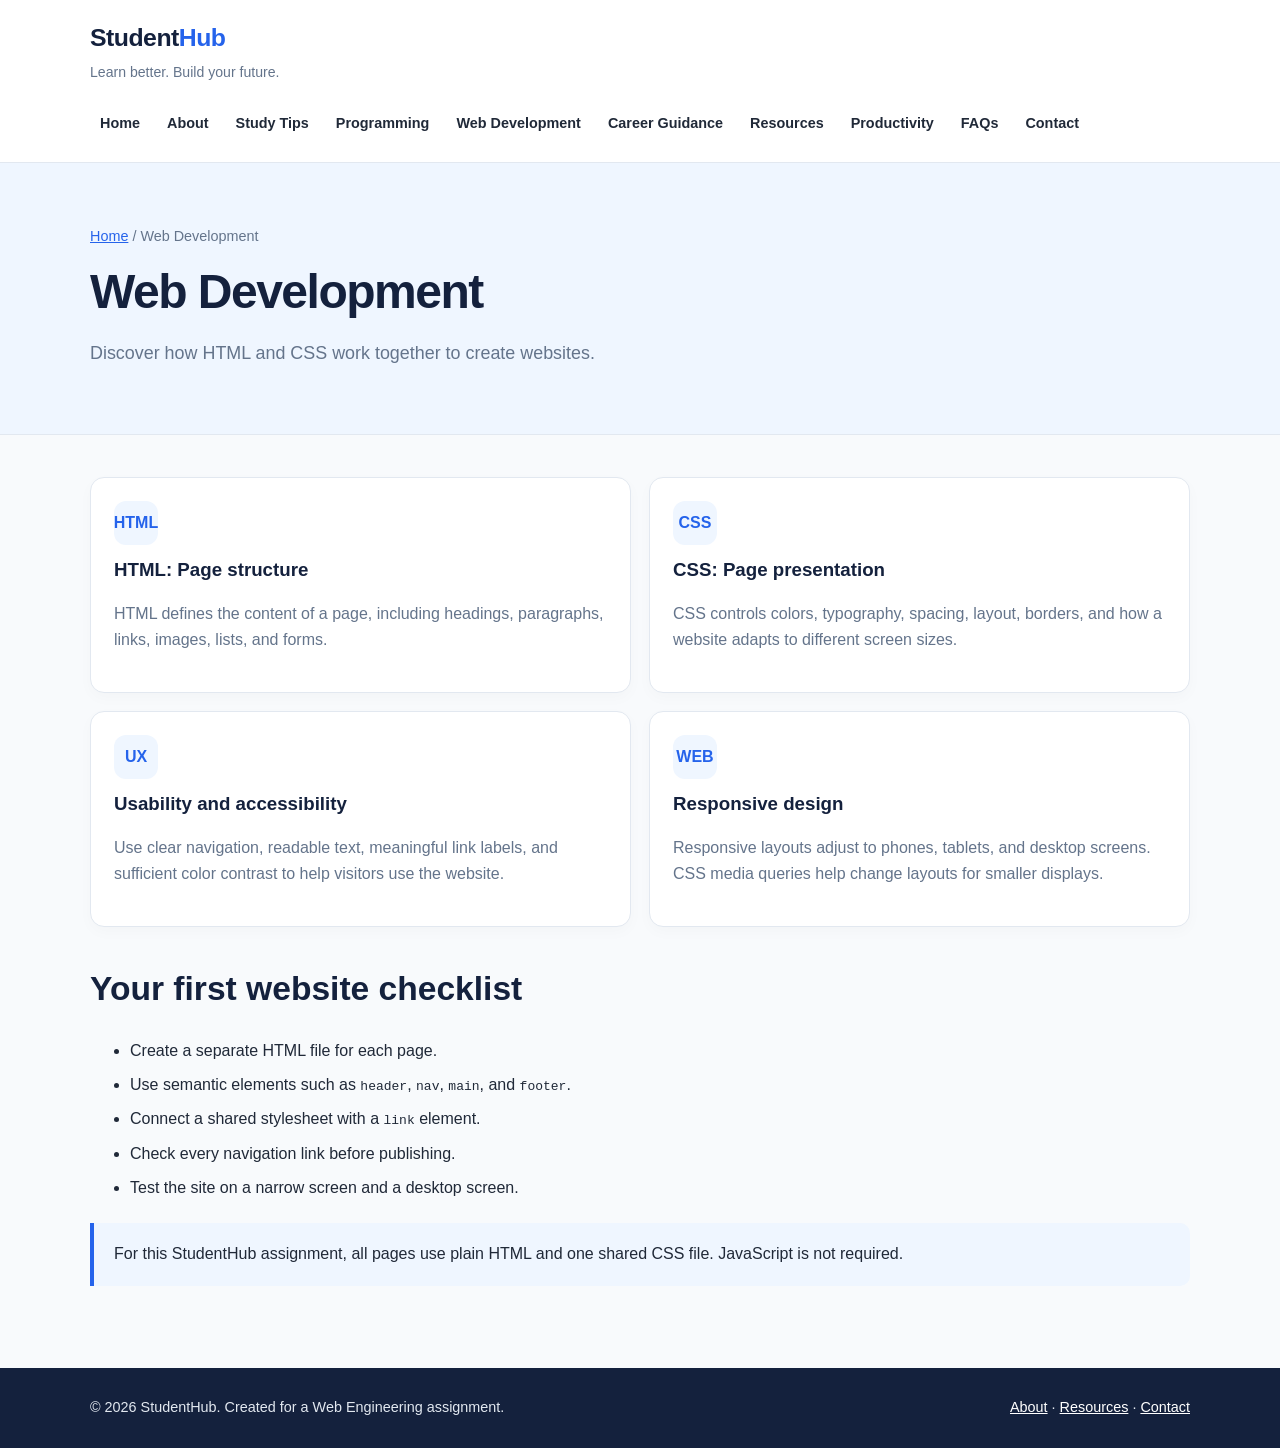
<file: StudentHub/web-development.html>
<!DOCTYPE html>
<html lang="en">
<head>
  <meta charset="UTF-8">
  <meta name="viewport" content="width=device-width, initial-scale=1.0">
  <meta name="description" content="StudentHub offers study tips, programming guidance, web development introductions, learning resources, and career advice.">
  <title>Web Development | StudentHub</title>
  <link rel="stylesheet" href="style.css">
</head>
<body>
  <header class="site-header">
    <div class="container header-inner">
      <div>
        <a class="brand" href="index.html">Student<span>Hub</span></a>
        <p class="tagline">Learn better. Build your future.</p>
      </div>
      <nav aria-label="Main navigation">
      <a href="index.html">Home</a>
      <a href="about.html">About</a>
      <a href="study-tips.html">Study Tips</a>
      <a href="programming.html">Programming</a>
      <a href="web-development.html">Web Development</a>
      <a href="career-guidance.html">Career Guidance</a>
      <a href="resources.html">Resources</a>
      <a href="productivity.html">Productivity</a>
      <a href="faqs.html">FAQs</a>
      <a href="contact.html">Contact</a>
      </nav>
    </div>
  </header>
  <main>
<section class="page-banner"><div class="container"><p class="breadcrumb"><a href="index.html">Home</a> / Web Development</p><h1>Web Development</h1><p class="lead">Discover how HTML and CSS work together to create websites.</p></div></section>

<div class="content"><div class="container">
<div class="grid two">
<article class="card"><div class="icon-box">HTML</div><h3>HTML: Page structure</h3><p>HTML defines the content of a page, including headings, paragraphs, links, images, lists, and forms.</p></article>
<article class="card"><div class="icon-box">CSS</div><h3>CSS: Page presentation</h3><p>CSS controls colors, typography, spacing, layout, borders, and how a website adapts to different screen sizes.</p></article>
<article class="card"><div class="icon-box">UX</div><h3>Usability and accessibility</h3><p>Use clear navigation, readable text, meaningful link labels, and sufficient color contrast to help visitors use the website.</p></article>
<article class="card"><div class="icon-box">WEB</div><h3>Responsive design</h3><p>Responsive layouts adjust to phones, tablets, and desktop screens. CSS media queries help change layouts for smaller displays.</p></article>
</div>
<h2 style="margin-top:42px">Your first website checklist</h2>
<ul><li>Create a separate HTML file for each page.</li><li>Use semantic elements such as <code>header</code>, <code>nav</code>, <code>main</code>, and <code>footer</code>.</li><li>Connect a shared stylesheet with a <code>link</code> element.</li><li>Check every navigation link before publishing.</li><li>Test the site on a narrow screen and a desktop screen.</li></ul>
<div class="callout">For this StudentHub assignment, all pages use plain HTML and one shared CSS file. JavaScript is not required.</div>
</div></div>
  </main>
  <footer class="site-footer">
    <div class="container footer-inner">
      <p>© 2026 StudentHub. Created for a Web Engineering assignment.</p>
      <p><a href="about.html">About</a> · <a href="resources.html">Resources</a> · <a href="contact.html">Contact</a></p>
    </div>
  </footer>
</body>
</html>
</file>
<file: StudentHub/style.css>
:root {
  --navy: #14213d;
  --blue: #2563eb;
  --light-blue: #eff6ff;
  --ink: #202938;
  --muted: #64748b;
  --paper: #ffffff;
  --background: #f8fafc;
  --border: #e2e8f0;
  --accent: #f59e0b;
}
* { box-sizing: border-box; }
html { scroll-behavior: smooth; }
body {
  margin: 0;
  font-family: Arial, Helvetica, sans-serif;
  color: var(--ink);
  background: var(--background);
  line-height: 1.65;
}
a { color: var(--blue); }
a:focus-visible { outline: 3px solid var(--accent); outline-offset: 3px; }
.container { width: min(1100px, 92%); margin: 0 auto; }
.site-header { background: var(--paper); border-bottom: 1px solid var(--border); }
.header-inner {
  display: flex; align-items: center; justify-content: space-between;
  gap: 20px; padding: 18px 0; flex-wrap: wrap;
}
.brand { color: var(--navy); text-decoration: none; font-weight: 800; font-size: 1.55rem; letter-spacing: -.5px; }
.brand span { color: var(--blue); }
.tagline { color: var(--muted); margin: 2px 0 0; font-size: .88rem; }
nav { display: flex; flex-wrap: wrap; gap: 7px; }
nav a {
  display: inline-block; text-decoration: none; color: var(--ink);
  padding: 8px 10px; border-radius: 8px; font-size: .9rem; font-weight: 600;
}
nav a:hover, nav a:focus-visible { background: var(--light-blue); color: var(--blue); }
main { min-height: 65vh; }
.hero {
  padding: 72px 0; background: linear-gradient(135deg, #eff6ff, #ffffff 65%);
  border-bottom: 1px solid var(--border);
}
.hero-grid { display: grid; grid-template-columns: 1.25fr .75fr; align-items: center; gap: 42px; }
.eyebrow { color: var(--blue); font-weight: 800; text-transform: uppercase; letter-spacing: 1.4px; font-size: .78rem; }
h1, h2, h3 { color: var(--navy); line-height: 1.2; }
h1 { font-size: clamp(2.2rem, 5vw, 3.6rem); margin: 10px 0 18px; letter-spacing: -1.5px; }
h2 { font-size: clamp(1.5rem, 3vw, 2.1rem); margin-top: 0; }
h3 { margin-top: 0; }
.lead { color: var(--muted); font-size: 1.12rem; max-width: 650px; }
.button {
  display: inline-block; background: var(--blue); color: white; text-decoration: none;
  border-radius: 9px; padding: 12px 18px; font-weight: 700; margin: 8px 8px 0 0;
}
.button:hover { background: #1d4ed8; }
.button.secondary { background: white; color: var(--blue); border: 1px solid #bfdbfe; }
.hero-panel {
  padding: 28px; background: white; border: 1px solid var(--border);
  border-radius: 18px; box-shadow: 0 15px 35px rgba(20,33,61,.07);
}
.hero-panel .big-number { font-size: 2.5rem; font-weight: 800; color: var(--blue); line-height: 1.1; }
.hero-panel li { margin: 8px 0; }
.section { padding: 54px 0; }
.section-heading { max-width: 700px; margin-bottom: 26px; }
.section-heading p, .muted { color: var(--muted); }
.grid { display: grid; grid-template-columns: repeat(3, minmax(0, 1fr)); gap: 18px; }
.grid.two { grid-template-columns: repeat(2, minmax(0, 1fr)); }
.card {
  background: var(--paper); border: 1px solid var(--border); border-radius: 14px;
  padding: 23px; box-shadow: 0 5px 15px rgba(20,33,61,.025);
}
.card p { color: var(--muted); }
.card-link { text-decoration: none; font-weight: 700; }
.icon-box {
  display: inline-flex; align-items: center; justify-content: center;
  width: 44px; height: 44px; border-radius: 12px; background: var(--light-blue);
  color: var(--blue); font-weight: 800; margin-bottom: 14px;
}
.page-banner { padding: 48px 0; background: var(--light-blue); border-bottom: 1px solid var(--border); }
.page-banner h1 { font-size: clamp(2rem, 4vw, 3rem); margin-bottom: 10px; }
.breadcrumb { font-size: .9rem; color: var(--muted); }
.content { padding: 42px 0 60px; }
.content-narrow { max-width: 800px; }
.content p { margin-top: 0; }
.content li { margin: 8px 0; }
.callout { border-left: 4px solid var(--blue); background: var(--light-blue); padding: 18px 20px; border-radius: 0 10px 10px 0; margin: 22px 0; }
.pill { display: inline-block; background: #dbeafe; color: #1d4ed8; padding: 4px 9px; border-radius: 999px; font-size: .8rem; font-weight: 700; }
.resource-list { padding-left: 20px; }
.resource-list a { font-weight: 700; }
.faq-item { padding: 20px 0; border-bottom: 1px solid var(--border); }
.faq-item h3 { margin-bottom: 8px; }
.contact-form { display: grid; gap: 15px; }
.contact-form label { font-weight: 700; display: block; margin-bottom: 6px; }
.contact-form input, .contact-form textarea {
  width: 100%; padding: 12px; font: inherit; border: 1px solid #cbd5e1;
  border-radius: 8px; background: white;
}
.contact-form textarea { min-height: 140px; resize: vertical; }
.note { font-size: .9rem; color: var(--muted); }
.site-footer { background: var(--navy); color: #e2e8f0; padding: 28px 0; }
.footer-inner { display: flex; justify-content: space-between; gap: 18px; flex-wrap: wrap; }
.site-footer p { margin: 0; font-size: .9rem; }
.site-footer a { color: white; }
@media (max-width: 800px) {
  .hero-grid { grid-template-columns: 1fr; }
  .grid { grid-template-columns: repeat(2, minmax(0, 1fr)); }
  .header-inner { align-items: flex-start; }
}
@media (max-width: 560px) {
  .grid, .grid.two { grid-template-columns: 1fr; }
  .hero { padding: 48px 0; }
  .section { padding: 38px 0; }
  nav a { padding: 7px 8px; font-size: .84rem; }
  .brand { font-size: 1.4rem; }
}
</file>
